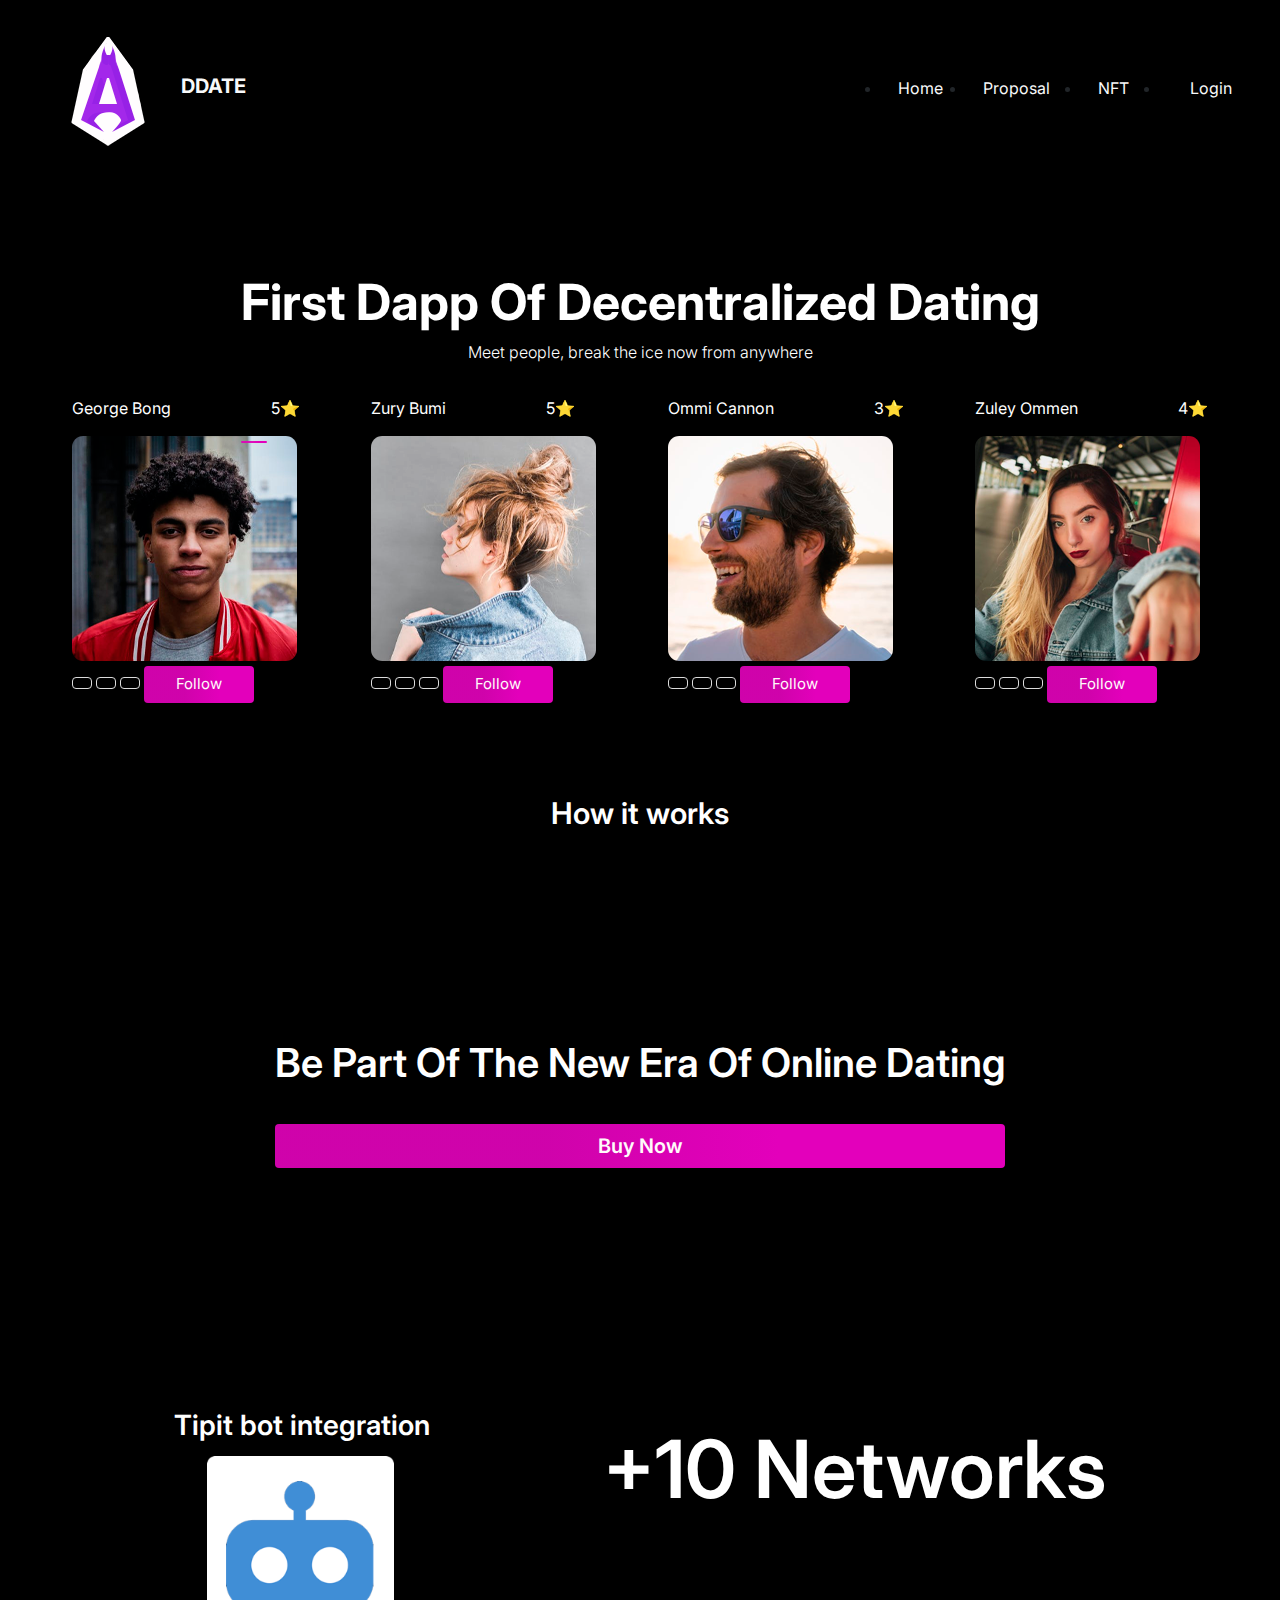
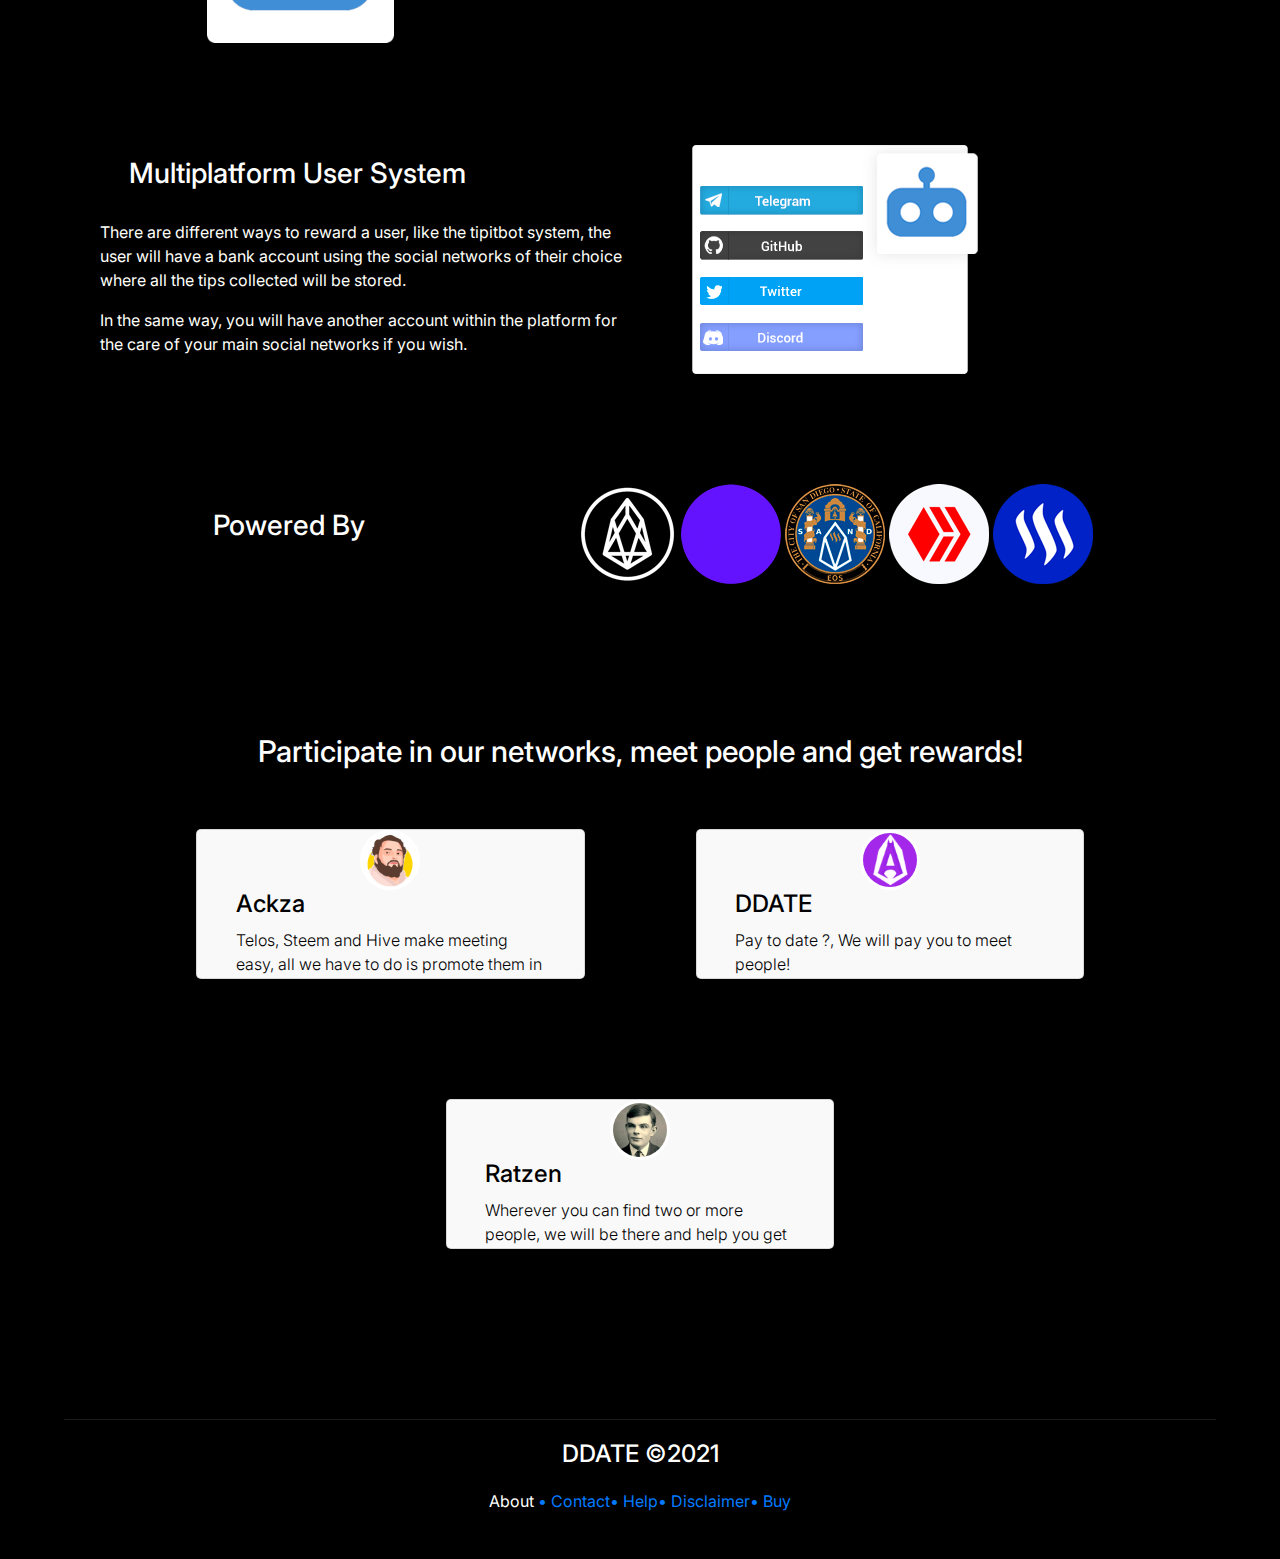
<file: docs/index.html>
<!DOCTYPE html>
<html lang="en">
<head>
    <meta charset="UTF-8">
    <meta name="viewport" content="width=device-width, initial-scale=1.0">
    <meta name="author" content="Ratzen_Bach">
    <meta name="description" content="DDate - Decentralized Dating Dapp on Telos EOSIO & Steem">
    <title>DDate - Decentralized Dating Dapp</title>
    <link rel="shortcut icon" href="favicon.ico" type="image/x-icon">  <!-- agregar favicoin pt -->
    <link rel="stylesheet" href="css/styles.css">
    <link rel="preconnect" href="https://fonts.gstatic.com">
<link href="https://fonts.googleapis.com/css2?family=Inter:wght@100;200;400;600;700;800&display=swap" rel="stylesheet">
<link rel="stylesheet" href="https://stackpath.bootstrapcdn.com/bootstrap/4.3.1/css/bootstrap.min.css" integrity="sha384-ggOyR0iXCbMQv3Xipma34MD+dH/1fQ784/j6cY/iJTQUOhcWr7x9JvoRxT2MZw1T" crossorigin="anonymous">
<script src="https://stackpath.bootstrapcdn.com/bootstrap/4.3.1/js/bootstrap.min.js" integrity="sha384-JjSmVgyd0p3pXB1rRibZUAYoIIy6OrQ6VrjIEaFf/nJGzIxFDsf4x0xIM+B07jRM" crossorigin="anonymous"></script>
<link rel="stylesheet" href="https://pro.fontawesome.com/releases/v5.10.0/css/all.css" integrity="sha384-AYmEC3Yw5cVb3ZcuHtOA93w35dYTsvhLPVnYs9eStHfGJvOvKxVfELGroGkvsg+p" crossorigin="anonymous"/>


</head>
<body>
    <header>
        <nav class="navbar navbar-defaultg">
            <div class="container-fluid">
              <a class="navbar-brand text-light font-weight-bold" href="ddateco.github.io"><img src="img/logo.png" alt="">DDATE</a> 
              <ul class="navbar-nav ml-auto"></ul>
              <li class="nav-item mr-2">
                <a class="nav-link text-light" href="#">Home</a>
              </li>
              <li class="nav-item mr-3">
                <a class="nav-link text-light" href="#">Proposal</a>
              </li>
              <li class="nav-item mr-3">
                <a class="nav-link text-light" href="#">NFT</a>
              </li>         
                 <li><button class="nav-link text-light btn py-1" type="button">&nbsp<i class="fas fa-user-lock">&nbsp&nbsp</i>Login</button></li>              
              </nav>
              </div>
            </div>
          </nav>  
        
        <section class="text-header">
            <h1> First Dapp Of Decentralized Dating </h1>
            <p>Meet people, break the ice now from anywhere</p>
        </section>
        <section class="briefcase">
            <div class="container"></div>
            <div class="galery-port"> 
                    <div class="imagen-port">
                        <p class="user-text">George Bong<span>5⭐</span></p>
                        <div class="icon-hot"><i class="fas fa-fire"></i></div>
                        <img src="img/model5.png" alt="">
                        <div class="butunes">
                        <a href="#" class="heartBu"><i class="fas fa-heart"></i></a>
                        <a href="#" class="myButton"><i class="far fa-usd-circle"></i></a>
                        <a href="#" class="myButton"><i class="far fa-comment"></i></a>
                        <p title="Month subscription 25 USDT 
                        25 Steem" class="buttonFo">Follow</p>                   
                        </div>
                    </div>

                    <div class="imagen-port">
                        <p class="user-text">Zury Bumi<span>5⭐</span></p>
                        <img src="img/model2.png" alt="">
                        <div class="butunes">
                        <a href="#" class="heartBu"><i class="fas fa-heart"></i></a>
                        <a href="#" class="myButton"><i class="far fa-usd-circle"></i></a>
                        <a href="#" class="myButton"><i class="far fa-comment"></i></a>
                        <p title="Month subscription 25 USDT 
                        25 Steem" class="buttonFo">Follow</p>                   
                        </div>
                    </div>

                    <div class="imagen-port">
                        <p class="user-text">Ommi Cannon<span>3⭐</span></p>
                        <img src="img/model3.png" alt="">
                        <div class="butunes">
                        <a href="#" class="heartBu"><i class="fas fa-heart"></i></a>
                        <a href="#" class="myButton"><i class="far fa-usd-circle"></i></a>
                        <a href="#" class="myButton"><i class="far fa-comment"></i></a>
                        <p title="Month subscription 25 USDT 
                        25 Steem" class="buttonFo">Follow</p>                   
                        </div>
                    </div>

                    <div class="imagen-port">
                        <p class="user-text">Zuley Ommen<span>4⭐</span></p>
                        <img src="img/model4.png" alt="">
                        <div class="butunes">
                        <a href="#" class="heartBu"><i class="fas fa-heart"></i></a>
                        <a href="#" class="myButton"><i class="far fa-usd-circle"></i></a>
                        <a href="#" class="myButton"><i class="far fa-comment"></i></a>
                        <p title="Month subscription 25 USDT 
                        25 Steem" class="buttonFo">Follow</p>                   
                        </div>
                    </div>
                        
                    
                    </div>
            </div>
        </section>
                </div>                      
                      </div>
                    </div>
                  </div>
            </div>
        </section>
        <main>
            <section class="work">
                <h2>How it works</h2>
                <div class="container-how-it-works">
                    <div class="bckground"><h1>Be Part Of The New Era Of Online Dating</h1>
                        <p>Buy Now</p>
                    </div>
                    
                    
                </section>

                <section class="details">
                    <div class="content-texts">
                        <h3>Tipit bot integration</h3>
                        <img src="img/tipitbot.png" class="imtipit">
                    </div>
                </div>
                <div class="icons"><i class="fab fa-discord"></i>
            <i class="fab fa-telegram" style="color: #0088cc;"></i>
            <i class="fab fa-twitter-square" style="color: #1da1f2;"></i>
            <i class="fab fa-github-square" style="color: #ffffff;"></i>
            <i class="fab fa-reddit-square" style="color: #ff4500;"></i>
            <i class="fab fa-twitch"  style="color: #9146ff;"></i>
            <p class="more">+10 Networks</p></div>
            </section>

            <section class="ulog">
                <div class="textlog">
                    <h3>Multiplatform User System</h3>
                    <p>There are different ways to reward a user, like the tipitbot system, the user will have a bank account using the social networks of their choice where all the tips collected will be stored.</p>
                <p>In the same way, you will have another account within the platform for the care of your main social networks if you wish.
                </p>
                </div>
                <div class="imalog">
                    <img src="img/logbra.png">
                </div>
            </section>
                
            <section class="poweredby">
                <div class="textpowered">
                    <h3>Powered By</h3>
                </div>
            </div>
            <div class="imgpowerd"><img src="img/eos.png">
                <img src="img/telos.png">
                <img src="img/sand.png">
                <img src="img/hive.png">
                <img src="img/steem.png">
        </section></div>
           
            
            <div class="comments container">
                <h2 class="title">Participate in our networks, meet people and get rewards!</h2>
                <div class="cards">
                    <div class="card">
                        <img src="img/zack.png">
                        <div class="content-text-card">
                            <h4>Ackza</h4>
                            <p>Telos, Steem and Hive make meeting easy, all we have to do is promote them in a fun and easy way.</p>
                            <a class="linked"><i class="fab fa-twitter" style="color: cornflowerblue;"></i></a>
                        </div>
                    </div>
                    <div class="card">
                        <img src="img/ddate.png">
                        <div class="content-text-card">
                            <h4>DDATE</h4>
                            <p>Pay to date ?, We will pay you to meet people!</p>
                            <a class="linked"><i class="fab fa-twitter" style="color: cornflowerblue;"></i></a>
                        </div>                                     
                    </div>
                </div>
            </div>

            <div class="comments container">
                <div class="cards">
                    <div class="card">
                        <img src="img/ratzen.png">
                        <div class="content-text-card">
                            <h4>Ratzen</h4>
                            <p>Wherever you can find two or more people, we will be there and help you get what you want the most!</p>
                            <a class="linked"><i class="fab fa-telegram-plane" style="color: #0088cc;"></i></a>
                        </div>
                    </div>
        </main>
        
        <footer>
            <div class="container-footer">
            </div>
            <h2 class="title-end">DDATE &copy;2021</h2>
            <div class="links">
                <p>About <a href="#">• Contact</a><a href="#">• Help</a><a href="#">• Disclaimer</a><a href="#">• Buy</a></p> 
            </div>
        </footer>
    </header>
</body>
</html>
</file>
<file: docs/css/styles.css>
*{
    margin: 0;
    padding: 0%;
    box-sizing: border-box;
    font-family:"Inter";
}


 .container {
    padding: 60px 0;
    width: 90%;
    max-width: 1000px;
    margin: auto;
    overflow: hidden;
}

 .title{
     color:rgb(255, 255, 255);
     font-size: 30px;
     text-align: center;
     margin-bottom: 60px;
     
 }


                                /* Header*/                     



header{
    width: 100%;
    height: 600;
    background-color: black;
    background-size: cover;
    background-attachment: fixed;
}

header .text-header{  
    display: flex;
    justify-content: center;
    min-height: 300px;
    align-items: center;
    flex-direction: column;
}

.text-header h1{
    font-weight: bold;
    font-size: 50px;
    color: rgb(255, 255, 255);
}

.text-header p{
    font-size: 16px;
    font-weight: 300;
    color:#fff;
}

/* userds*/

.icon-hot{
    position: absolute;
    margin-top: 5px;
	border-radius: .25rem;
	display:inline-block;
	background: linear-gradient(90deg, rgba(222,3,183,0.9332107843137255) 37%, rgba(227,0,187,1) 69%);;
	font-size:30px;
    padding:1px 13px;  
    text-decoration: none;
    margin-left: 169px; 
    color: rgb(255, 255, 255);
    cursor: pointer;
    
}


.briefcase{
    text-decoration: none;
    margin-top: -200px;
    background-color: rgb(0, 0, 0);
}

.briefcase span{
    margin-left: 100px;
    color: rgb(255, 255, 255);
}

.user-text{
    color: rgb(255, 255, 255);
}

.galery-port{
  justify-content:space-evenly;
    display: flex;
}

.briefcase .galery-port .imagen-port img{
    border-radius: 5%;
  }


.heartBu{
    margin-top: 5px;
	border-radius: .25rem;
	border:1px solid #dcdcdc;
	display:inline-block;
	color:#ffffff;
	font-size:15px;
    padding:5px 9px;  
    text-decoration: none;
}

.myButton {   
    margin-top: 5px;
	border-radius: .25rem;
	border:1px solid #dcdcdc;
	display:inline-block;
	color:#fffafa;
	font-size:15px;
    padding:5px 9px;  
    text-decoration: none;
}

.buttonFo {
    margin-top: 5px;
	border-radius: .25rem;
    background: linear-gradient(90deg, rgba(222, 3, 183, 0.933) 37%, rgba(227,0,187,1) 69%);
	display:inline-block;
	color:#fffafa;
	font-size:15px;
    padding:7px 32px;  
    cursor: pointer;
    font-family: "Inter"
}

.buttonFo:hover:after {
    bottom: 26px;
    content: attr(title); 
    left: 20%;
    position: absolute;
    z-index: 98;
    background: rgba(39, 35, 35, 0.986); 
    border-radius: 5px;
    color: #FFF; 
    font-family: Inter;
    font-size: 12px;
    padding: 5px 15px;
    text-align: center;
    width: 150px;
    white-space: pre-line;
}


/* Container hot works*/  

.work{
    margin-top: 6%;
    width: 100%;
    height: 600;
    background-color: rgb(0, 0, 0)  ;
    background-size: cover;
    background-attachment: fixed;
    display: flex;
    justify-content: center;
    min-height: 300px;
    align-items: center;
    flex-direction: column;
}


.work h2{
    font-weight: 600;
    font-size: 30px;
    color: rgb(255, 255, 255);
    
}


.content-texts h3{
    color: rgb(255, 255, 255);
    justify-content: center;
    font-weight: 600;
}



.details{
    margin-top: 2%;
    display: flex;
    justify-content: space-evenly;
    
}

.bckground {
	background-image: url("https://i.imgur.com/okTwgJj.png");
	padding: 200px 250px;
	text-align: center;
	background-position: center center;
	background-size: cover;
	background-repeat: no-repeat;
	position: relative;
}

.bckground:before {
	content:'';
	position: absolute;
    top: 0;
	bottom: 0;
	left: 0;
	right: 0;
	background-color: rgba(0,0,0,0.6);
}

.bckground h1{
    font-size: 40px;
    color: rgb(255, 255, 255);
    position: relative;
    margin-bottom: 5%;
    font-weight: 600;
}

.bckground p{         /*Buy Now*/
    font-size: 20px;
    color: rgb(255, 255, 255);
    position: relative;
    margin-top: 5px;
	border-radius: .25rem;
    background: linear-gradient(90deg, rgba(222, 3, 183, 0.933) 37%, rgba(227,0,187,1) 69%);
	font-weight: 600;
	color:#fffafa;
    padding:7px 32px;  
    cursor: pointer;
    font-family: "Inter"
}

.imtipit{
    margin-top: 2%;
    padding-left: 13%;
    width: 220px;
}
.icons{
    font-size: 80px;
    color: mediumpurple;
    flex-direction: column;
    
}


.more{
    display: flex;
    color: rgb(255, 255, 255);
    justify-content: center;
    font-family: "Inter";
    font-weight: 600;
    
}

.ulog{
    margin-top: 5%;
    display: flex;
    justify-content: space-evenly;
    margin-left: 100px
}

.imalog {
    margin-right: 300px;
}

.ulog img{
    width: 300px;
    height: 300px;

}

.ulog h3{
    padding-top: 50px;
    padding-bottom: 30px;
    width: 90%;
    max-width: 1000px;
    margin: auto;
    overflow: hidden;
    color: rgb(255, 255, 255);
}

.ulog p{
    width: 90%;
    color: rgb(255, 255, 250);
    font-weight: 400px;
}

/* Associates*/

.poweredby{
    margin-top: 6%;
    display: flex;
    justify-content: space-evenly;
    margin-bottom: 7%;
}


.textpowered{
    padding: 2%;
    color: rgb(255, 255, 255);
    font-family: Inter;
    font-weight: 400;
}



/* reviws*/
.cards{
    display: flex;
    justify-content: space-evenly;
    }

    .cards .card{
        background-color: #f9f9f9;
        display: flex;
        width: 35%;
        height: 150px;
        align-items: center;
        justify-content: space-evenly;
        border-radius: 5px;
        box-shadow: 0 0 6 rgba(0, 0, 0, 0.6);
    }

    .cards .card img{
        width: 60px;
        height: 60px;
        object-fit: cover;
        border: 3px solid #ffffff;
        border-radius: 50%;
        display: block;
    }

    .cards .card > .content-text-card{
        width: 80%;
        color: rgb(0, 0, 0);
    }

    .cards .card > .content-text-card p{
        font-weight: 300;
        padding-top: 1px;
    }

    .linked{
        font-size:30px;
        padding:1px 13px;  
        text-decoration: none;
        margin-left: 99%; 
        margin-bottom: 120%;
        cursor: pointer; 
    }

    /* footer*/

    footer{
    background:rgb(0, 0, 0)1;
    padding: 60px 0 30px 0;
    margin: auto;
    overflow: hidden;
    }

    .container-footer{
    display: flex;
    width: 90%;
    justify-content: space-evenly;
    margin: auto;
    padding-bottom: 50px;
    border-bottom: 1px solid rgba(255, 255, 255, 0.1);
    }

  
.title-end{
    text-align: center;
    font-size: 24px;
    margin: 20px 0 0 0;
    color: rgb(255, 255, 255);
}

.links{
    text-align: center;
    font-size: 16px;
    margin: 20px 0 0 0;
    color: #ffffff;
}

@media screen and (max-width:900px){
    
}
</file>
